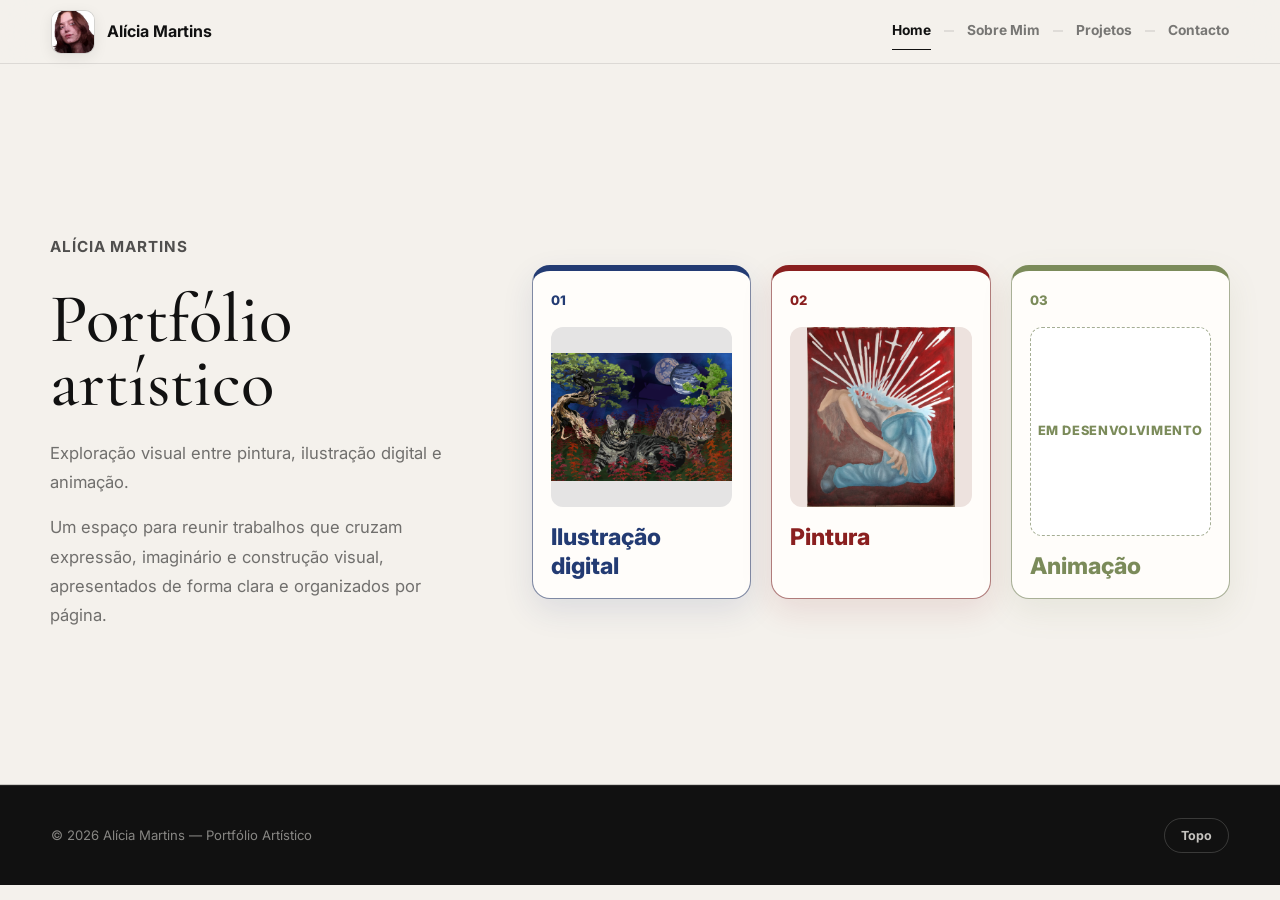
<file: index.html>
<!DOCTYPE html>
<html lang="pt-PT">
<head>
  <meta charset="UTF-8" />
  <meta name="viewport" content="width=device-width, initial-scale=1.0" />
  <title>Alícia Martins — Portfólio Artístico</title>
  <meta name="description" content="Portfólio artístico de Alícia Martins — exploração visual entre pintura, ilustração digital e animação." />
  <link rel="preconnect" href="https://fonts.googleapis.com" />
  <link rel="preconnect" href="https://fonts.gstatic.com" crossorigin />
  <link href="https://fonts.googleapis.com/css2?family=Inter:wght@300;400;500;600;700;800&family=Cormorant+Garamond:ital,wght@0,300;0,400;0,500;0,600;1,400;1,500&display=swap" rel="stylesheet" />
  <link rel="stylesheet" href="css/style.css" />
</head>
<body data-page="home">
  <header class="site-header" id="topo">
    <a class="brand" href="index.html" aria-label="Voltar ao início">
      <span class="brand-mark"><img src="assets/img/autorretrato-fundo-claro.png" alt="" /></span>
      <span class="brand-text">Alícia Martins</span>
    </a>
    <button class="nav-toggle" id="navToggle" type="button" aria-label="Abrir menu" aria-expanded="false">
      <span></span>
      <span></span>
    </button>
    <nav class="main-nav" id="mainNav" aria-label="Navegação principal">
      <a href="index.html" data-nav="home">Home</a>
      <a href="sobre.html" data-nav="sobre">Sobre Mim</a>
      <a href="projetos.html" data-nav="projetos">Projetos</a>
      <a href="contacto.html" data-nav="contacto">Contacto</a>
    </nav>
  </header>

  <main>
    <section class="hero" id="home">
      <div class="section-shell hero-shell">
        <div class="hero-copy">
          <p class="section-kicker">Alícia Martins</p>
          <h1>Portfólio artístico</h1>
          <p>Exploração visual entre pintura, ilustração digital e animação.</p>
          <p>Um espaço para reunir trabalhos que cruzam expressão, imaginário e construção visual, apresentados de forma clara e organizados por página.</p>
        </div>

        <div class="hero-projects" role="group" aria-label="Projetos em destaque">
          <a class="hero-card hero-card--digital is-landscape fit-contain" href="projetos.html?categoria=digital#detalhados">
            <img src="assets/img/mundos-fantasticos.png" alt="Mundos fantásticos — ilustração digital" />
            <span>01</span>
            <strong>Ilustração digital</strong>
          </a>
          <a class="hero-card hero-card--pintura is-portrait fit-contain" href="projetos.html?categoria=pintura#detalhados">
            <img src="assets/img/overflow.jpg" alt="Overflow — pintura a óleo" />
            <span>02</span>
            <strong>Pintura</strong>
          </a>
          <a class="hero-card hero-card--lower hero-card--animacao is-portrait is-future" href="projetos.html#processo">
            <span class="future-placeholder" aria-hidden="true">Em desenvolvimento</span>
            <span>03</span>
            <strong>Animação</strong>
          </a>
        </div>
      </div>
    </section>
  </main>

  <footer class="site-footer">
    <p>© <span id="year"></span> Alícia Martins — Portfólio Artístico</p>
    <a href="#topo">Topo</a>
  </footer>

  <script src="js/main.js"></script>
</body>
</html>
</file>
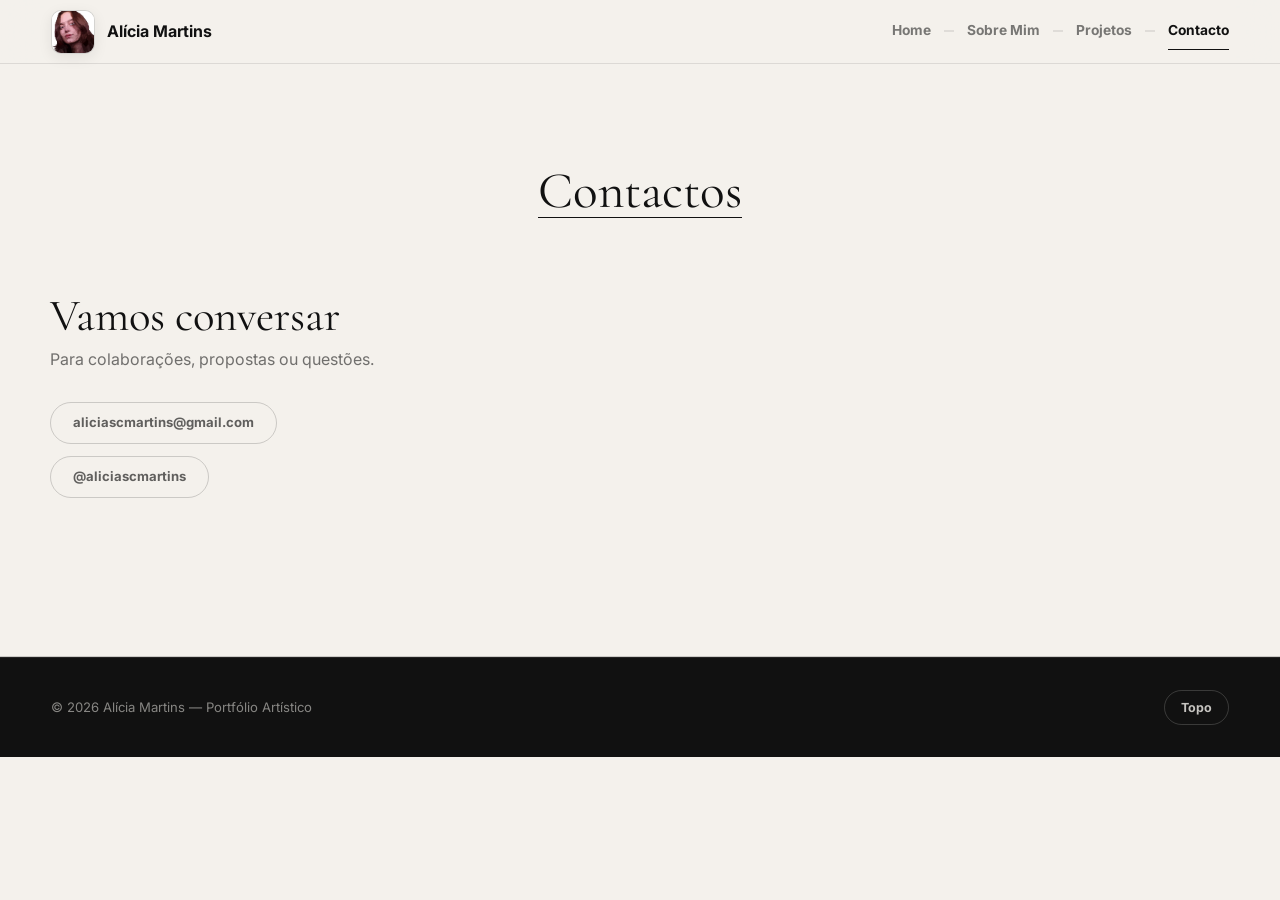
<file: contacto.html>
<!DOCTYPE html>
<html lang="pt-PT">
<head>
  <meta charset="UTF-8" />
  <meta name="viewport" content="width=device-width, initial-scale=1.0" />
  <title>Contacto — Alícia Martins</title>
  <meta name="description" content="Contactos de Alícia Martins para colaborações, propostas ou questões sobre o portfólio artístico." />
  <link rel="preconnect" href="https://fonts.googleapis.com" />
  <link rel="preconnect" href="https://fonts.gstatic.com" crossorigin />
  <link href="https://fonts.googleapis.com/css2?family=Inter:wght@300;400;500;600;700;800&family=Cormorant+Garamond:ital,wght@0,300;0,400;0,500;0,600;1,400;1,500&display=swap" rel="stylesheet" />
  <link rel="stylesheet" href="css/style.css" />
</head>
<body data-page="contacto">
  <header class="site-header" id="topo">
    <a class="brand" href="index.html" aria-label="Voltar ao início">
      <span class="brand-mark"><img src="assets/img/autorretrato-fundo-claro.png" alt="" /></span>
      <span class="brand-text">Alícia Martins</span>
    </a>
    <button class="nav-toggle" id="navToggle" type="button" aria-label="Abrir menu" aria-expanded="false">
      <span></span>
      <span></span>
    </button>
    <nav class="main-nav" id="mainNav" aria-label="Navegação principal">
      <a href="index.html" data-nav="home">Home</a>
      <a href="sobre.html" data-nav="sobre">Sobre Mim</a>
      <a href="projetos.html" data-nav="projetos">Projetos</a>
      <a href="contacto.html" data-nav="contacto">Contacto</a>
    </nav>
  </header>

  <main class="page-main">
    <section class="contact" id="contacto">
      <div class="section-shell">
        <h1 class="contact-heading">Contactos</h1>
        <div class="contact-grid">
          <div class="contact-copy">
            <p class="contact-lead">Vamos conversar</p>
            <p>Para colaborações, propostas ou questões.</p>
            <div class="contact-links" role="group" aria-label="Links de contacto">
              <a href="mailto:aliciascmartins@gmail.com">aliciascmartins@gmail.com</a>
              <a href="https://www.instagram.com/aliciascmartins/" target="_blank" rel="noopener">@aliciascmartins</a>
            </div>
          </div>
          <div class="contact-empty" aria-hidden="true"></div>
        </div>
      </div>
    </section>
  </main>

  <footer class="site-footer">
    <p>© <span id="year"></span> Alícia Martins — Portfólio Artístico</p>
    <a href="#topo">Topo</a>
  </footer>

  <script src="js/main.js"></script>
</body>
</html>
</file>
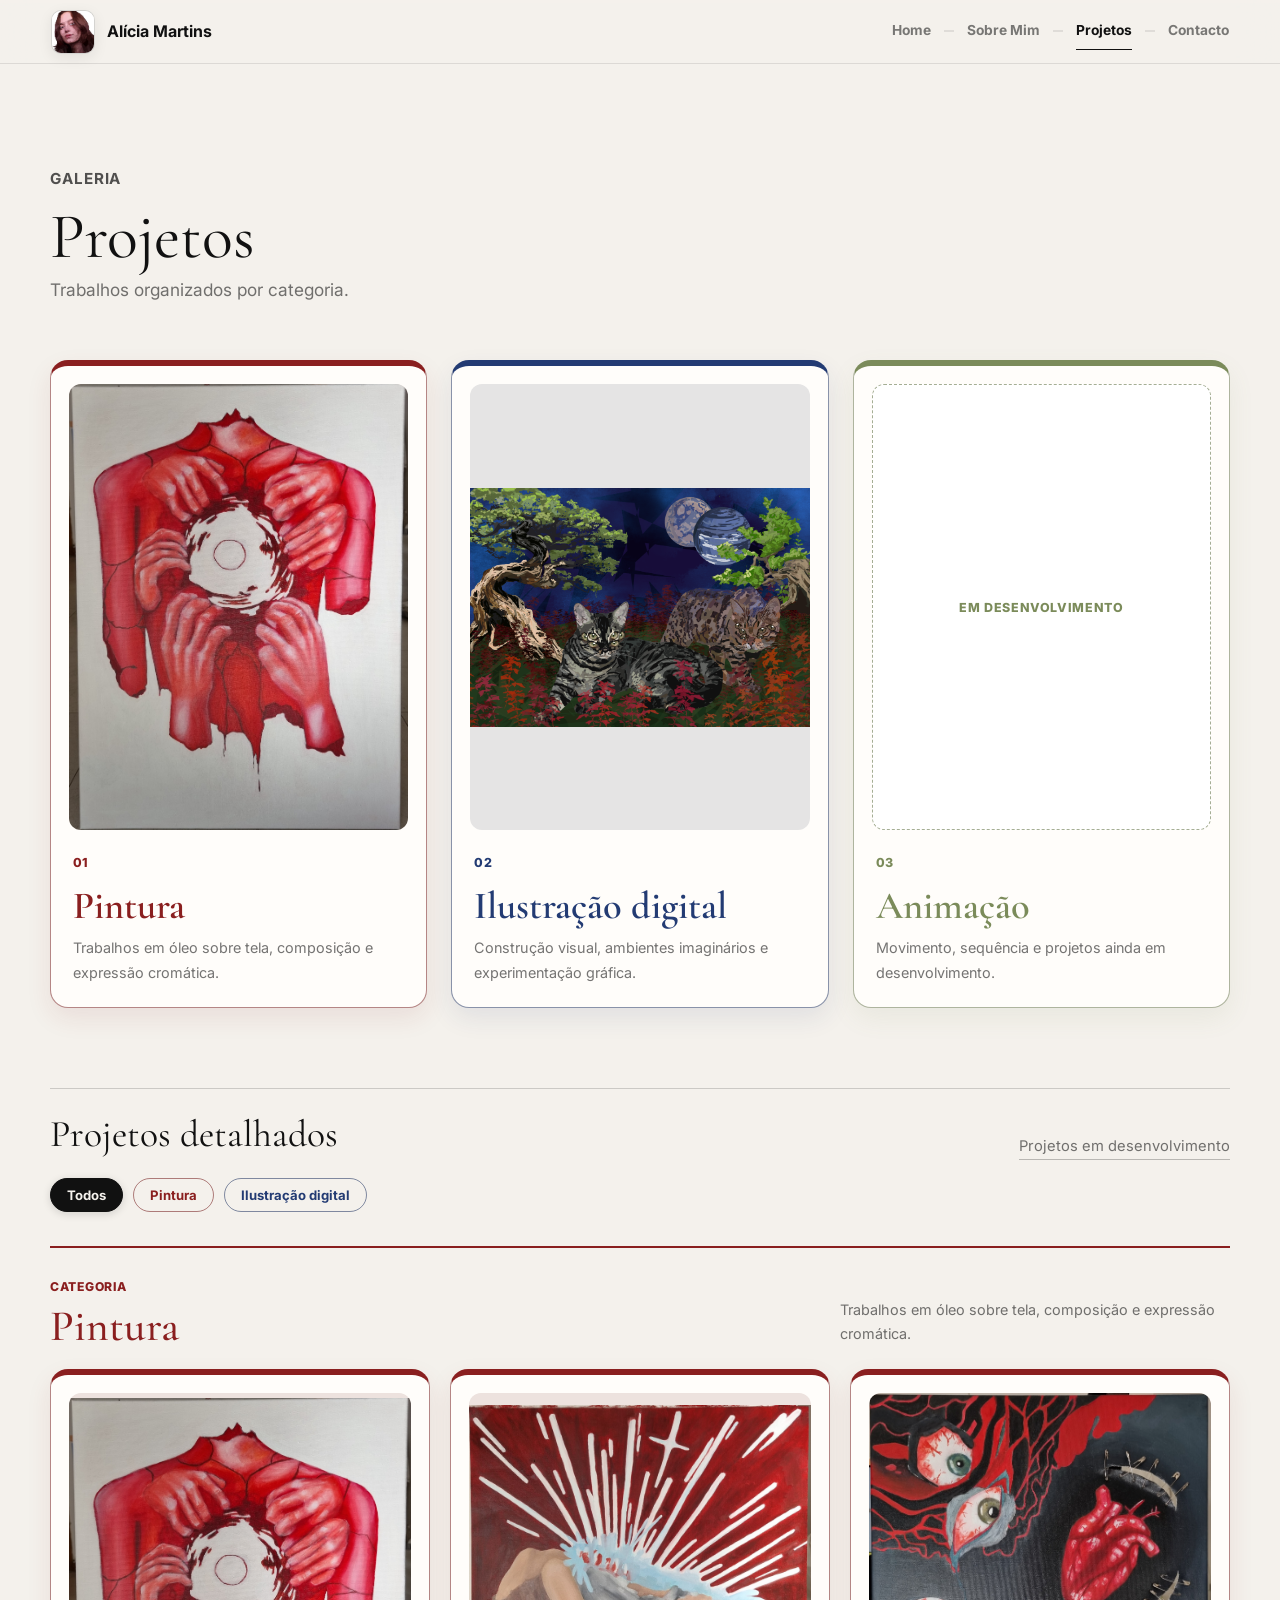
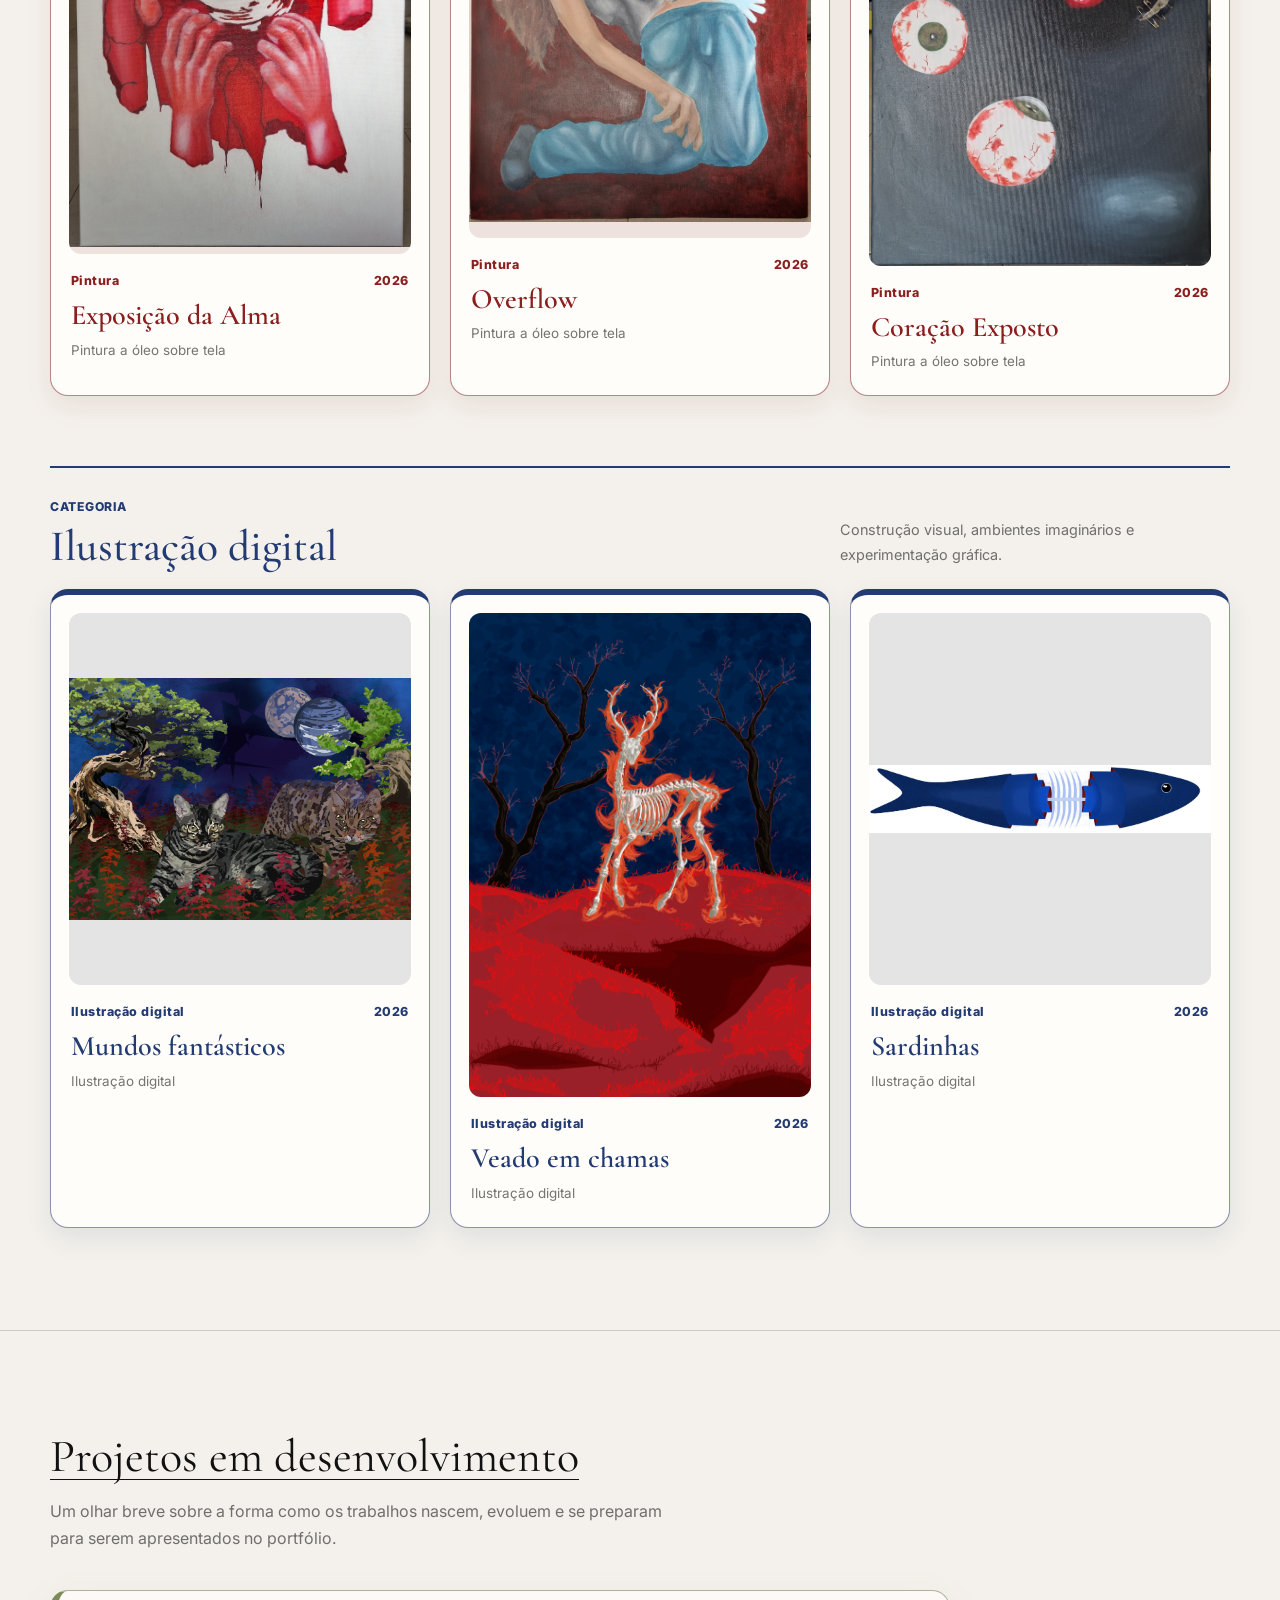
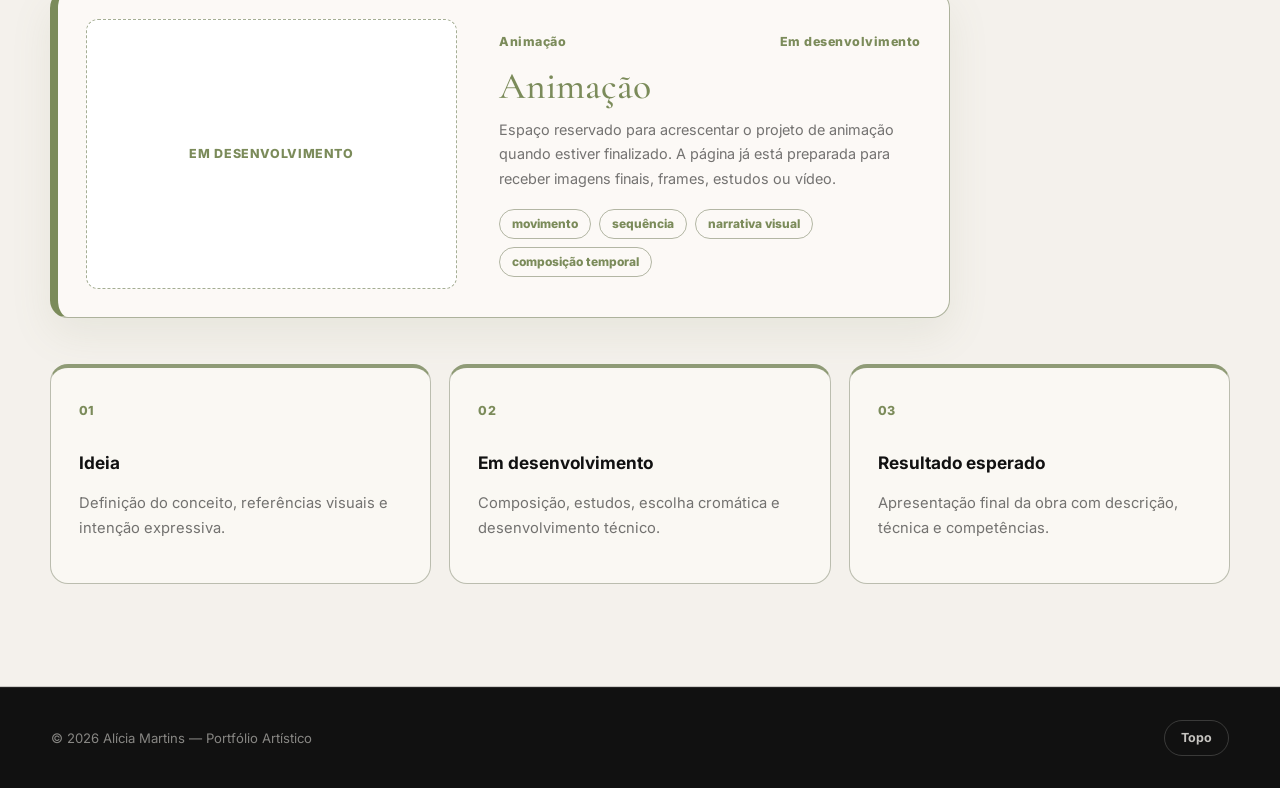
<file: projetos.html>
<!DOCTYPE html>
<html lang="pt-PT">
<head>
  <meta charset="UTF-8" />
  <meta name="viewport" content="width=device-width, initial-scale=1.0" />
  <title>Projetos — Alícia Martins</title>
  <meta name="description" content="Projetos de Alícia Martins organizados por pintura, ilustração digital e animação." />
  <link rel="preconnect" href="https://fonts.googleapis.com" />
  <link rel="preconnect" href="https://fonts.gstatic.com" crossorigin />
  <link href="https://fonts.googleapis.com/css2?family=Inter:wght@300;400;500;600;700;800&family=Cormorant+Garamond:ital,wght@0,300;0,400;0,500;0,600;1,400;1,500&display=swap" rel="stylesheet" />
  <link rel="stylesheet" href="css/style.css" />
</head>
<body data-page="projetos">
  <header class="site-header" id="topo">
    <a class="brand" href="index.html" aria-label="Voltar ao início">
      <span class="brand-mark"><img src="assets/img/autorretrato-fundo-claro.png" alt="" /></span>
      <span class="brand-text">Alícia Martins</span>
    </a>
    <button class="nav-toggle" id="navToggle" type="button" aria-label="Abrir menu" aria-expanded="false">
      <span></span>
      <span></span>
    </button>
    <nav class="main-nav" id="mainNav" aria-label="Navegação principal">
      <a href="index.html" data-nav="home">Home</a>
      <a href="sobre.html" data-nav="sobre">Sobre Mim</a>
      <a href="projetos.html" data-nav="projetos">Projetos</a>
      <a href="contacto.html" data-nav="contacto">Contacto</a>
    </nav>
  </header>

  <div class="scroll-progress" aria-hidden="true">
    <span id="scrollProgressBar"></span>
  </div>
  <a class="floating-top" id="floatingTop" href="#topo" aria-label="Voltar ao topo da página">Topo</a>

  <main class="page-main">
    <section class="projects" id="projetos">
      <div class="section-shell">
        <div class="projects-intro">
          <p class="section-kicker">Galeria</p>
          <h1>Projetos</h1>
          <p class="projects-sub">Trabalhos organizados por categoria.</p>
        </div>

        <div class="category-gallery" id="categoryGallery"></div>

        <section class="project-details" id="detalhados" aria-labelledby="project-details-title">
          <header class="project-detail-head">
            <h2 id="project-details-title">Projetos detalhados</h2>
            <a href="#processo">Projetos em desenvolvimento</a>
          </header>

          <div class="filter-bar filter-bar--details" role="group" aria-label="Filtrar projetos detalhados">
            <button class="filter active" type="button" data-filter="all">Todos</button>
            <button class="filter" type="button" data-filter="pintura">Pintura</button>
            <button class="filter" type="button" data-filter="digital">Ilustração digital</button>
          </div>

          <div class="gallery" id="gallery"></div>
        </section>
      </div>
    </section>

    <section class="process" id="processo">
      <div class="section-shell">
        <h2 class="underlined-title">Projetos em desenvolvimento</h2>
        <p class="section-lead">Um olhar breve sobre a forma como os trabalhos nascem, evoluem e se preparam para serem apresentados no portfólio.</p>

        <div class="development-projects" id="futureProjects" aria-label="Projetos em desenvolvimento"></div>

        <div class="process-steps">
          <article class="process-card">
            <span>01</span>
            <h3>Ideia</h3>
            <p>Definição do conceito, referências visuais e intenção expressiva.</p>
          </article>
          <article class="process-card">
            <span>02</span>
            <h3>Em desenvolvimento</h3>
            <p>Composição, estudos, escolha cromática e desenvolvimento técnico.</p>
          </article>
          <article class="process-card">
            <span>03</span>
            <h3>Resultado esperado</h3>
            <p>Apresentação final da obra com descrição, técnica e competências.</p>
          </article>
        </div>
      </div>
    </section>
  </main>

  <footer class="site-footer">
    <p>© <span id="year"></span> Alícia Martins — Portfólio Artístico</p>
    <a href="#topo">Topo</a>
  </footer>

  <div class="modal" id="projectModal" hidden inert aria-hidden="true" role="dialog" aria-modal="true" aria-labelledby="projectModalTitle">
    <div class="modal-backdrop" data-close-modal></div>
    <article class="modal-panel" role="document">
      <button class="modal-close" type="button" data-close-modal aria-label="Fechar projeto">
        ×
      </button>
      <div class="modal-body" id="modalContent"></div>
    </article>
  </div>

  <script src="js/main.js"></script>
</body>
</html>
</file>
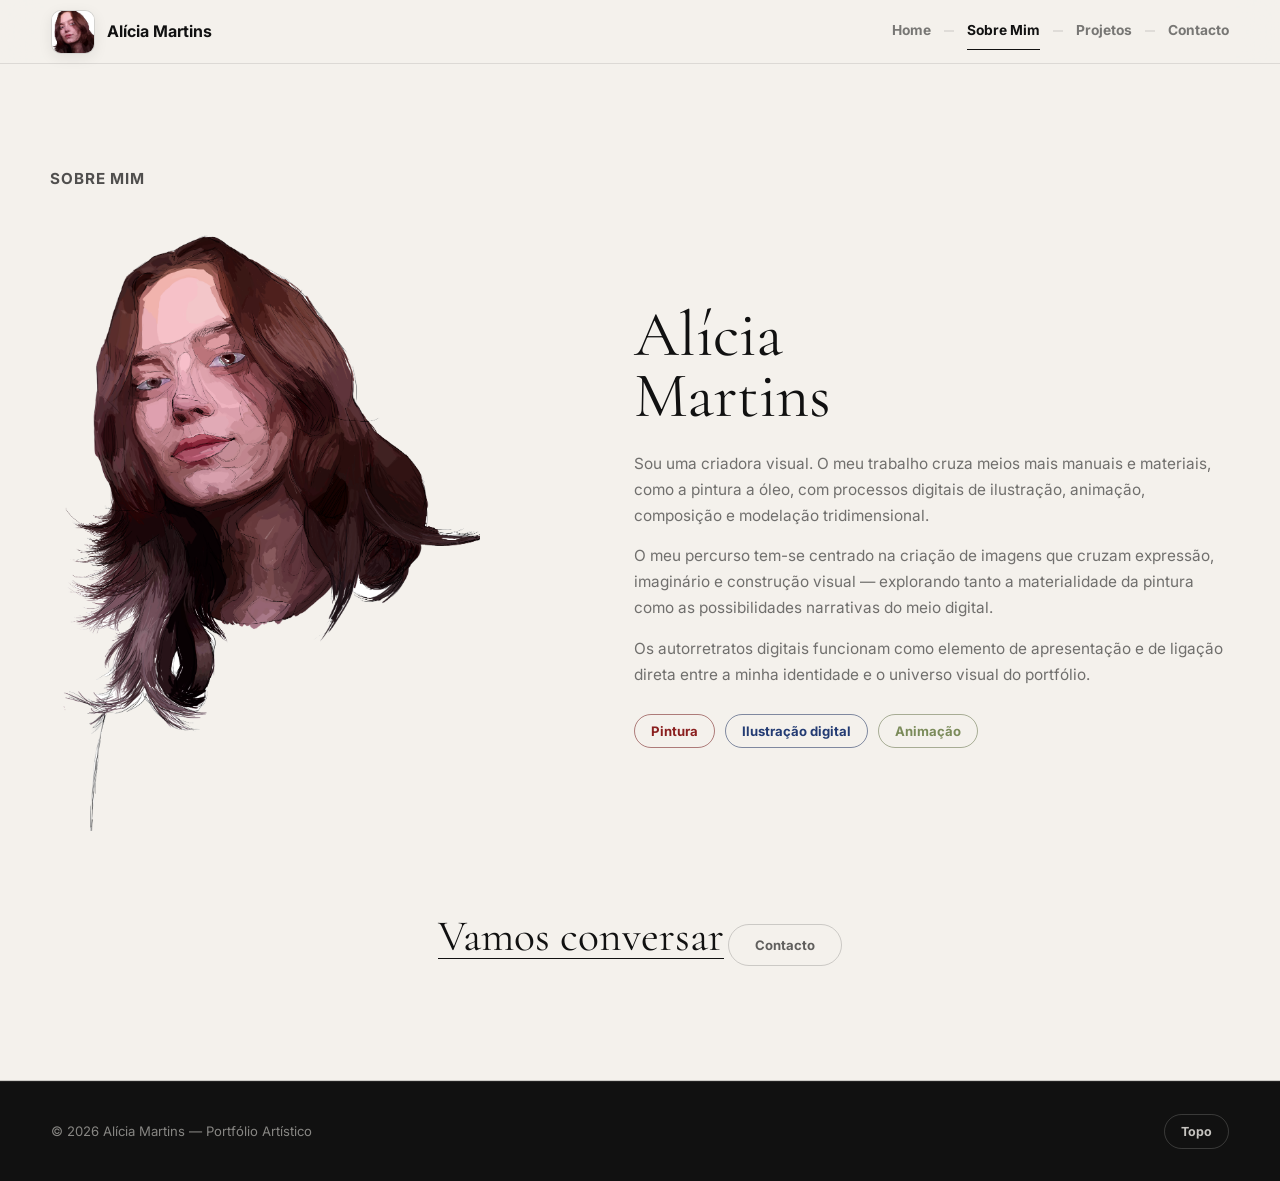
<file: sobre.html>
<!DOCTYPE html>
<html lang="pt-PT">
<head>
  <meta charset="UTF-8" />
  <meta name="viewport" content="width=device-width, initial-scale=1.0" />
  <title>Sobre Mim — Alícia Martins</title>
  <meta name="description" content="Sobre Alícia Martins, criadora visual que cruza pintura a óleo, ilustração digital, animação e composição." />
  <link rel="preconnect" href="https://fonts.googleapis.com" />
  <link rel="preconnect" href="https://fonts.gstatic.com" crossorigin />
  <link href="https://fonts.googleapis.com/css2?family=Inter:wght@300;400;500;600;700;800&family=Cormorant+Garamond:ital,wght@0,300;0,400;0,500;0,600;1,400;1,500&display=swap" rel="stylesheet" />
  <link rel="stylesheet" href="css/style.css" />
</head>
<body data-page="sobre">
  <header class="site-header" id="topo">
    <a class="brand" href="index.html" aria-label="Voltar ao início">
      <span class="brand-mark"><img src="assets/img/autorretrato-fundo-claro.png" alt="" /></span>
      <span class="brand-text">Alícia Martins</span>
    </a>
    <button class="nav-toggle" id="navToggle" type="button" aria-label="Abrir menu" aria-expanded="false">
      <span></span>
      <span></span>
    </button>
    <nav class="main-nav" id="mainNav" aria-label="Navegação principal">
      <a href="index.html" data-nav="home">Home</a>
      <a href="sobre.html" data-nav="sobre">Sobre Mim</a>
      <a href="projetos.html" data-nav="projetos">Projetos</a>
      <a href="contacto.html" data-nav="contacto">Contacto</a>
    </nav>
  </header>

  <main class="page-main">
    <section class="about" id="sobre">
      <div class="section-shell">
        <p class="section-kicker">Sobre Mim</p>
        <div class="about-grid">
          <div class="portrait-frame">
            <img src="assets/img/autorretrato-sem-fundo.png" alt="Autorretrato digital de Alícia Martins" />
          </div>

          <div class="about-copy">
            <h1 aria-label="Alícia Martins">Alícia<br />Martins</h1>
            <p>Sou uma criadora visual. O meu trabalho cruza meios mais manuais e materiais, como a pintura a óleo, com processos digitais de ilustração, animação, composição e modelação tridimensional.</p>
            <p>O meu percurso tem-se centrado na criação de imagens que cruzam expressão, imaginário e construção visual — explorando tanto a materialidade da pintura como as possibilidades narrativas do meio digital.</p>
            <p>Os autorretratos digitais funcionam como elemento de apresentação e de ligação direta entre a minha identidade e o universo visual do portfólio.</p>
            <div class="chip-row">
              <span>Pintura</span>
              <span>Ilustração digital</span>
              <span>Animação</span>
            </div>
          </div>
        </div>

        <div class="about-cta">
          <p>Vamos conversar</p>
          <a class="pill-link" href="contacto.html">Contacto</a>
        </div>
      </div>
    </section>
  </main>

  <footer class="site-footer">
    <p>© <span id="year"></span> Alícia Martins — Portfólio Artístico</p>
    <a href="#topo">Topo</a>
  </footer>

  <script src="js/main.js"></script>
</body>
</html>
</file>
<file: css/style.css>
:root {
  --ink: #111;
  --muted: rgba(17, 17, 17, .58);
  --faint: rgba(17, 17, 17, .1);
  --line: rgba(17, 17, 17, .18);
  --paper: #f4f1ec;
  --white: #fffdfa;
  --paint: #8A1F1F;
  --digital: #233B73;
  --animation: #7B8B5A;
  --shadow-soft: 0 18px 48px rgba(17, 17, 17, .1);
  --max: 1180px;
  --radius: 18px;
  --font: "Inter", -apple-system, BlinkMacSystemFont, "Segoe UI", sans-serif;
  --serif: "Cormorant Garamond", Georgia, serif;
  --ease: cubic-bezier(.25, .46, .45, .94);
  --ease-out: cubic-bezier(.16, 1, .3, 1);
  --transition: .3s var(--ease);
}

*,
*::before,
*::after {
  box-sizing: border-box;
  margin: 0;
  padding: 0;
}

html {
  scroll-behavior: smooth;
  scroll-padding-top: 96px;
}

body {
  min-width: 320px;
  overflow-x: hidden;
  background: var(--paper);
  color: var(--ink);
  font-family: var(--font);
  font-size: 16px;
  line-height: 1.7;
  -webkit-font-smoothing: antialiased;
}

a {
  color: inherit;
  text-decoration: none;
  transition: color var(--transition), border-color var(--transition);
}

img {
  display: block;
  max-width: 100%;
}

button {
  color: inherit;
  font: inherit;
}

::selection {
  background: rgba(17, 17, 17, .12);
}

.site-header {
  position: fixed;
  z-index: 20;
  top: 0;
  left: 0;
  right: 0;
  display: flex;
  align-items: center;
  justify-content: space-between;
  height: 64px;
  padding: 0 clamp(20px, 4vw, 52px);
  background: rgba(244, 241, 236, .92);
  border-bottom: 1px solid var(--faint);
  backdrop-filter: blur(18px);
  transition: box-shadow .4s var(--ease), background .4s var(--ease);
}

.site-header.scrolled {
  box-shadow: 0 1px 12px rgba(17, 17, 17, .06);
  background: rgba(244, 241, 236, .96);
}

.brand {
  display: flex;
  align-items: center;
  gap: 12px;
  font-weight: 700;
  transition: opacity var(--transition);
}

.brand:hover {
  opacity: .72;
}

.brand-mark {
  width: 44px;
  height: 44px;
  overflow: hidden;
  border: 1px solid rgba(17, 17, 17, .18);
  border-radius: 10px;
  background: var(--white);
  box-shadow: 0 4px 14px rgba(17, 17, 17, .08);
  transition: transform var(--transition), box-shadow var(--transition);
}

.brand-mark img {
  width: 100%;
  height: 100%;
  object-fit: cover;
  object-position: 50% 34%;
  transform: scale(1.55);
  transform-origin: 50% 34%;
}

.brand:hover .brand-mark {
  transform: scale(1.06);
  box-shadow: 0 6px 18px rgba(17, 17, 17, .12);
}

.main-nav {
  display: flex;
  align-items: center;
  gap: clamp(22px, 3vw, 36px);
  color: rgba(17, 17, 17, .55);
  font-size: .86rem;
  font-weight: 700;
}

/* Decorative dashes between nav links (wireframe match) */
.main-nav a {
  position: relative;
  padding: 6px 0;
  border-bottom: 1.5px solid transparent;
  transition: color var(--transition), border-color var(--transition);
}

.main-nav a:not(:last-child)::after {
  content: '';
  position: absolute;
  right: calc(-0.5 * clamp(22px, 3vw, 36px) - .35em);
  top: 50%;
  width: 10px;
  height: 1px;
  transform: translateY(-50%);
  background: var(--line);
  pointer-events: none;
}

.main-nav a:hover,
.main-nav a.active {
  color: var(--ink);
  border-bottom-color: var(--ink);
}

.nav-toggle {
  display: none;
  width: 38px;
  height: 38px;
  border: 0;
  background: transparent;
}

.nav-toggle span {
  display: block;
  width: 22px;
  height: 1.5px;
  margin: 6px auto;
  background: var(--ink);
}

.section-shell {
  width: min(100% - 40px, var(--max));
  margin: 0 auto;
}

.hero,
.process,
.about,
.projects,
.contact {
  border-bottom: 1px solid var(--line);
  position: relative;
  overflow: hidden;
}

.hero,
.projects {
  isolation: isolate;
}

.hero {
  padding-top: 64px;
}

.hero::before,
.projects::before {
  display: none;
}

.page-main {
  padding-top: 64px;
}

.hero-shell {
  display: grid;
  grid-template-columns: .72fr 1.28fr;
  gap: clamp(42px, 7vw, 96px);
  align-items: center;
  min-height: min(720px, calc(100vh - 64px));
  padding: clamp(68px, 9vw, 112px) 0 clamp(62px, 8vw, 96px);
}

.section-kicker {
  margin-bottom: 28px;
  color: rgba(17, 17, 17, .72);
  font-size: .95rem;
  font-weight: 700;
  letter-spacing: .06em;
  text-transform: uppercase;
}

.hero-copy h1 {
  max-width: 560px;
  margin-bottom: 24px;
  font-family: var(--serif);
  font-size: clamp(2.55rem, 5.4vw, 5.25rem);
  font-weight: 500;
  line-height: .92;
  letter-spacing: 0;
}

.hero-copy p:not(.section-kicker) {
  max-width: 520px;
  color: var(--muted);
  font-size: clamp(1rem, 1.3vw, 1.1rem);
  line-height: 1.75;
}

.hero-copy p + p {
  margin-top: 16px;
}

.hero-projects {
  display: grid;
  grid-template-columns: repeat(3, minmax(0, 1fr));
  gap: 20px;
  width: 100%;
  max-width: 720px;
  margin-left: auto;
}

.hero-card {
  position: relative;
  display: flex;
  flex-direction: column;
  gap: 16px;
  min-height: 300px;
  overflow: hidden;
  border: 1.5px solid color-mix(in srgb, var(--accent, var(--ink)) 48%, var(--line));
  border-top: 6px solid var(--accent, var(--ink));
  border-radius: var(--radius);
  background: var(--white);
  padding: 18px;
  box-shadow: 0 12px 32px color-mix(in srgb, var(--accent, var(--ink)) 11%, transparent);
  transition: transform .35s var(--ease-out), box-shadow .35s var(--ease-out), border-color var(--transition);
}

.hero-card--digital,
.hero-card--pintura,
.hero-card--animacao {
  --preview-position: center;
}

.hero-card--digital {
  --accent: var(--digital);
  min-height: 300px;
}

.hero-card--pintura {
  --accent: var(--paint);
}

.hero-card--animacao {
  --accent: var(--animation);
}

.hero-card:hover {
  transform: translateY(-4px);
  box-shadow: 0 18px 42px color-mix(in srgb, var(--accent, var(--ink)) 18%, transparent);
  border-color: color-mix(in srgb, var(--accent, var(--ink)) 64%, var(--line));
}

.hero-card--lower {
  grid-column: auto;
  transform: none;
}

.hero-card--lower:hover {
  transform: translateY(-4px);
}

.hero-card::after {
  display: none;
}

.hero-card img {
  order: 2;
  position: static;
  width: 100%;
  height: 180px;
  min-height: 0;
  object-fit: contain;
  object-position: var(--preview-position, center);
  opacity: 1;
  filter: none;
  border-radius: 12px;
  background: color-mix(in srgb, var(--accent, var(--ink)) 7%, var(--paper));
  transition: opacity .5s var(--ease), transform .5s var(--ease);
}

.hero-card.fit-contain img {
  object-fit: contain;
  padding: 0;
  background: color-mix(in srgb, var(--accent, var(--ink)) 7%, var(--paper));
}

.hero-card:hover img {
  opacity: 1;
  transform: scale(1.02);
}

.hero-card span,
.hero-card strong {
  position: static;
  z-index: auto;
}

.hero-card span {
  order: 1;
  color: var(--accent, var(--ink));
  font-size: .82rem;
  font-weight: 800;
}

.hero-card strong {
  order: 3;
  color: var(--accent, var(--ink));
  font-size: clamp(1.15rem, 1.8vw, 1.55rem);
  font-weight: 800;
  line-height: 1.25;
  text-shadow: none;
}

.hero-card.is-future {
  background: var(--white);
}

.hero-card .future-placeholder {
  order: 2;
  display: grid;
  min-height: 180px;
  place-items: center;
  border: 1.5px dashed color-mix(in srgb, var(--accent, var(--ink)) 52%, rgba(17, 17, 17, .18));
  border-radius: 12px;
  background: #fff;
  color: var(--accent, rgba(17, 17, 17, .48));
  font-size: .8rem;
  font-weight: 800;
  letter-spacing: .05em;
  text-transform: uppercase;
}

.process,
.about,
.projects,
.contact {
  padding: clamp(70px, 8vw, 104px) 0;
}

.underlined-title {
  display: inline-block;
  margin-bottom: 18px;
  border-bottom: 1px solid var(--ink);
  font-family: var(--serif);
  font-size: clamp(1.9rem, 3.6vw, 3rem);
  font-weight: 400;
  line-height: .98;
}

.section-lead {
  max-width: 640px;
  margin-bottom: 38px;
  color: var(--muted);
}

.process {
  --accent: var(--animation);
}

.process-steps {
  display: grid;
  grid-template-columns: repeat(3, 1fr);
  gap: 18px;
  margin-top: 30px;
}

.development-projects {
  display: grid;
  width: min(100%, 900px);
  grid-template-columns: 1fr;
  gap: 20px;
  margin-bottom: clamp(28px, 4vw, 46px);
}

.development-project-card {
  position: relative;
  display: grid;
  grid-template-columns: minmax(280px, .88fr) 1fr;
  gap: clamp(24px, 4vw, 42px);
  overflow: hidden;
  border: 1.5px solid color-mix(in srgb, var(--accent, var(--ink)) 42%, var(--line));
  border-left: 8px solid var(--accent, var(--ink));
  border-radius: var(--radius);
  background: rgba(255, 253, 250, .72);
  padding: clamp(18px, 2.4vw, 28px);
  color: var(--ink);
  box-shadow: 0 16px 42px color-mix(in srgb, var(--accent, var(--ink)) 11%, transparent);
  transition: transform .35s var(--ease-out), box-shadow .35s var(--ease-out), border-color var(--transition);
}

.development-project-card:hover {
  transform: translateY(-4px);
  border-color: color-mix(in srgb, var(--accent, var(--ink)) 58%, var(--line));
  box-shadow: 0 18px 42px color-mix(in srgb, var(--accent, var(--ink)) 16%, transparent);
}

.development-project-preview {
  display: grid;
  min-height: 270px;
  place-items: center;
  border: 1.5px dashed color-mix(in srgb, var(--accent, var(--ink)) 52%, rgba(17, 17, 17, .18));
  border-radius: 12px;
  background: #fff;
}

.development-project-info {
  display: flex;
  min-width: 0;
  flex-direction: column;
  justify-content: center;
}

.development-project-meta {
  display: flex;
  flex-wrap: wrap;
  justify-content: space-between;
  gap: 10px;
  margin-bottom: 16px;
  color: var(--accent, var(--ink));
  font-size: .78rem;
  font-weight: 800;
  letter-spacing: .04em;
}

.development-project-card h3 {
  color: var(--accent, var(--ink));
  font-family: var(--serif);
  font-size: clamp(1.7rem, 3vw, 2.35rem);
  font-weight: 500;
  line-height: 1;
}

.development-project-card p {
  margin-top: 12px;
  color: var(--muted);
  font-size: .9rem;
}

.development-tags {
  display: flex;
  flex-wrap: wrap;
  gap: 8px;
  margin-top: 18px;
}

.development-tags span {
  display: inline-flex;
  min-height: 30px;
  align-items: center;
  justify-content: center;
  padding: 0 12px;
  border: 1px solid color-mix(in srgb, var(--accent, var(--ink)) 36%, var(--line));
  border-radius: 999px;
  color: var(--accent, var(--ink));
  font-size: .75rem;
  font-weight: 800;
}

.process-card {
  position: relative;
  min-height: 220px;
  padding: 28px;
  border: 1.5px solid color-mix(in srgb, var(--accent, var(--ink)) 24%, var(--line));
  border-top: 4px solid color-mix(in srgb, var(--accent, var(--ink)) 76%, var(--line));
  border-radius: var(--radius);
  background: rgba(255, 253, 250, .55);
  overflow: hidden;
  transition: transform .35s var(--ease-out), box-shadow .35s var(--ease-out), border-color var(--transition);
}

/* Decorative gradient accent for process cards */
.process-card::after {
  display: none;
}

.process-card:hover {
  transform: translateY(-3px);
  box-shadow: 0 10px 28px color-mix(in srgb, var(--accent, var(--ink)) 12%, transparent);
  border-color: color-mix(in srgb, var(--accent, var(--ink)) 42%, var(--line));
}

.process-card:hover::after {
  opacity: 1.6;
}

.process-card span,
.category-body span,
.card-meta {
  font-size: .78rem;
  font-weight: 800;
  letter-spacing: .04em;
}

.process-card span {
  color: var(--accent, var(--ink));
}

.process-card h3 {
  margin: 28px 0 16px;
  font-size: 1.08rem;
  line-height: 1.35;
}

.process-card p {
  color: var(--muted);
  font-size: .92rem;
}

.about .section-kicker {
  margin-bottom: 30px;
}

.about-grid {
  display: grid;
  grid-template-columns: .9fr 1.1fr;
  gap: clamp(40px, 8vw, 96px);
  align-items: center;
}

.portrait-frame {
  width: min(100%, 430px);
  border: 0;
  border-radius: 0;
  background: transparent;
  padding: 0;
}

.portrait-frame img {
  width: 100%;
  height: auto;
}

.about-copy h1,
.about-copy h2 {
  margin-bottom: 24px;
  font-family: var(--serif);
  font-size: clamp(2.5rem, 5vw, 4.4rem);
  font-weight: 400;
  line-height: .95;
}

.about-copy p {
  max-width: 690px;
  color: var(--muted);
  font-size: .96rem;
}

.about-copy p + p {
  margin-top: 14px;
}

.chip-row {
  display: flex;
  flex-wrap: wrap;
  gap: 10px;
  margin-top: 26px;
}

.chip-row span,
.filter,
.pill-link,
.contact-links a {
  display: inline-flex;
  align-items: center;
  justify-content: center;
  min-height: 34px;
  padding: 0 16px;
  border: 1.5px solid var(--line);
  border-radius: 999px;
  background: transparent;
  color: rgba(17, 17, 17, .65);
  font-size: .82rem;
  font-weight: 700;
  transition: all var(--transition);
}

.chip-row span:nth-child(1) {
  color: var(--paint);
  border-color: color-mix(in srgb, var(--paint) 45%, var(--line));
}

.chip-row span:nth-child(2) {
  color: var(--digital);
  border-color: color-mix(in srgb, var(--digital) 45%, var(--line));
}

.chip-row span:nth-child(3) {
  color: var(--animation);
  border-color: color-mix(in srgb, var(--animation) 45%, var(--line));
}

.about-cta {
  margin-top: clamp(54px, 7vw, 84px);
  text-align: center;
}

.about-cta p {
  display: inline-block;
  margin-bottom: 18px;
  border-bottom: 1px solid var(--ink);
  font-family: var(--serif);
  font-size: clamp(1.8rem, 3.4vw, 3rem);
  line-height: 1;
}

.pill-link {
  min-height: 42px;
  padding: 0 26px;
}

.pill-link:hover {
  background: var(--ink);
  color: var(--paper);
  border-color: var(--ink);
  transform: translateY(-1px);
}

.projects h1,
.projects h2 {
  margin-bottom: 8px;
  font-family: var(--serif);
  font-size: clamp(2.45rem, 5vw, 4.4rem);
  font-weight: 400;
  line-height: .92;
}

.projects-intro {
  max-width: 680px;
  margin-bottom: clamp(34px, 5vw, 56px);
}

.projects-intro .section-kicker {
  margin-bottom: 16px;
}

.projects-sub {
  max-width: 520px;
  color: var(--muted);
  font-size: clamp(1rem, 1.35vw, 1.12rem);
}

.filter-bar {
  display: flex;
  flex-wrap: wrap;
  gap: 10px;
  margin: 22px 0 34px;
}

.filter-bar--details {
  margin: 0 0 34px;
}

.project-details {
  scroll-margin-top: 96px;
}

.filter {
  cursor: pointer;
  transition: all var(--transition);
}

.filter:hover {
  border-color: rgba(17, 17, 17, .38);
  background: rgba(17, 17, 17, .04);
}

.filter.active {
  background: var(--ink);
  color: var(--paper);
  border-color: var(--ink);
  box-shadow: 0 2px 8px rgba(17, 17, 17, .14);
}

.filter[data-filter="pintura"] {
  --filter-accent: var(--paint);
}

.filter[data-filter="digital"] {
  --filter-accent: var(--digital);
}

.filter[data-filter="animacao"] {
  --filter-accent: var(--animation);
}

.filter[data-filter]:not([data-filter="all"]) {
  color: var(--filter-accent);
  border-color: color-mix(in srgb, var(--filter-accent) 45%, var(--line));
}

.filter.active[data-filter]:not([data-filter="all"]) {
  background: var(--filter-accent);
  color: var(--paper);
  border-color: var(--filter-accent);
  box-shadow: 0 8px 20px color-mix(in srgb, var(--filter-accent) 24%, transparent);
}

.category-gallery {
  display: grid;
  grid-template-columns: repeat(3, 1fr);
  gap: 24px;
  margin-bottom: clamp(54px, 7vw, 80px);
}

.category-card {
  position: relative;
  display: grid;
  grid-template-rows: minmax(220px, 1fr) auto;
  min-height: 0;
  aspect-ratio: auto;
  overflow: hidden;
  border: 1.5px solid color-mix(in srgb, var(--accent, var(--ink)) 42%, var(--line));
  border-top: 6px solid var(--accent, var(--ink));
  border-radius: var(--radius);
  background: var(--white);
  cursor: pointer;
  text-align: left;
  box-shadow: 0 10px 26px color-mix(in srgb, var(--accent, var(--ink)) 9%, transparent);
  transition: transform .35s var(--ease-out), box-shadow .35s var(--ease-out), border-color var(--transition);
}

.category-card:nth-child(2) {
  transform: none;
}

.category-card:hover {
  transform: translateY(-4px);
  box-shadow: 0 16px 34px color-mix(in srgb, var(--accent, var(--ink)) 16%, transparent);
  border-color: color-mix(in srgb, var(--accent, var(--ink)) 58%, var(--line));
}

.category-card:nth-child(2):hover {
  transform: translateY(-4px);
}

.category-card::before {
  display: none;
}

.category-thumb {
  position: relative;
  inset: auto;
  display: grid;
  min-height: 250px;
  margin: 18px 18px 0;
  overflow: hidden;
  place-items: center;
  border-radius: 12px;
  background: color-mix(in srgb, var(--accent, var(--ink)) 7%, var(--paper));
}

.category-thumb::after {
  display: none;
}

.category-thumb img {
  width: 100%;
  height: 100%;
  object-fit: contain;
  object-position: var(--preview-position, center);
  opacity: 1;
  transition: opacity .5s var(--ease), transform .5s var(--ease);
}

.category-card.fit-contain .category-thumb img {
  object-fit: contain;
  padding: 0;
  background: transparent;
}

.category-card:hover .category-thumb img {
  opacity: 1;
  transform: scale(1.02);
}

.category-body {
  position: static;
  z-index: auto;
  padding: 18px 22px 22px;
}

.category-body h3 {
  margin: 12px 0;
  font-family: var(--serif);
  font-size: clamp(1.7rem, 3vw, 2.45rem);
  font-weight: 600;
  line-height: .96;
  color: var(--accent, var(--ink));
}

.category-body span {
  color: var(--accent, var(--ink));
}

.category-body p {
  color: var(--muted);
  font-size: .9rem;
}

.category-card.is-future .category-thumb {
  background: #fff;
  border: 1.5px dashed color-mix(in srgb, var(--accent, var(--ink)) 52%, rgba(17, 17, 17, .18));
}

.future-placeholder {
  display: grid;
  place-items: center;
  width: 100%;
  height: 100%;
  min-height: 150px;
  color: var(--accent, rgba(17, 17, 17, .48));
  font-size: .78rem;
  font-weight: 800;
  letter-spacing: .05em;
  text-align: center;
  text-transform: uppercase;
}

.project-detail-head {
  display: flex;
  align-items: flex-end;
  justify-content: space-between;
  gap: 24px;
  margin-bottom: 18px;
  padding-top: 28px;
  border-top: 1px solid var(--line);
}

.project-detail-head h2,
.project-detail-head h3 {
  font-family: var(--serif);
  font-size: clamp(1.6rem, 3vw, 2.35rem);
  font-weight: 400;
}

.project-detail-head a {
  color: var(--muted);
  border-bottom: 1px solid rgba(17, 17, 17, .26);
  font-size: .92rem;
}

.gallery {
  display: grid;
  gap: clamp(42px, 6vw, 70px);
}

.project-group {
  padding-top: 24px;
  border-top: 2px solid var(--accent, var(--line));
}

.project-group-head {
  display: flex;
  align-items: flex-end;
  justify-content: space-between;
  gap: 24px;
  margin-bottom: 22px;
}

.project-group-head span {
  display: inline-block;
  margin-bottom: 8px;
  color: var(--accent, var(--ink));
  font-size: .76rem;
  font-weight: 800;
  letter-spacing: .06em;
  text-transform: uppercase;
}

.project-group-head h3 {
  font-family: var(--serif);
  font-size: clamp(1.9rem, 3.4vw, 3.05rem);
  font-weight: 500;
  line-height: .95;
  color: var(--accent, var(--ink));
}

.project-group-head p {
  max-width: 390px;
  color: var(--muted);
  font-size: .9rem;
}

.project-group-grid {
  display: grid;
  grid-template-columns: repeat(3, minmax(0, 1fr));
  gap: 20px;
}

.card {
  position: relative;
  display: grid;
  grid-template-rows: minmax(260px, auto) auto;
  min-height: 0;
  aspect-ratio: auto;
  overflow: hidden;
  border: 1.5px solid color-mix(in srgb, var(--accent, var(--ink)) 42%, var(--line));
  border-top: 6px solid var(--accent, var(--ink));
  border-radius: var(--radius);
  background: var(--white);
  cursor: pointer;
  text-align: left;
  box-shadow: 0 10px 26px color-mix(in srgb, var(--accent, var(--ink)) 9%, transparent);
  transition: transform .35s var(--ease-out), box-shadow .35s var(--ease-out), border-color var(--transition);
}

.card.is-landscape {
  grid-column: auto;
  aspect-ratio: auto;
}

.card.is-wide {
  grid-column: auto;
  aspect-ratio: auto;
}

.card.is-portrait {
  aspect-ratio: auto;
}

.card:hover {
  transform: translateY(-4px);
  box-shadow: 0 16px 34px color-mix(in srgb, var(--accent, var(--ink)) 16%, transparent);
  border-color: color-mix(in srgb, var(--accent, var(--ink)) 58%, var(--line));
}

.card-thumb {
  position: relative;
  inset: auto;
  display: grid;
  min-height: 260px;
  margin: 18px 18px 0;
  overflow: hidden;
  place-items: center;
  border-radius: 12px;
  background: color-mix(in srgb, var(--accent, var(--ink)) 7%, var(--paper));
}

.card-thumb::after {
  display: none;
}

.card-thumb img {
  width: 100%;
  height: 100%;
  object-fit: contain;
  object-position: var(--preview-position, center);
  transition: transform .5s var(--ease);
}

.card.fit-contain .card-thumb img {
  object-fit: contain;
  padding: 0;
  background: transparent;
}

.card:hover .card-thumb img {
  transform: scale(1.02);
}

.card-body {
  position: static;
  z-index: auto;
  padding: 16px 20px 22px;
  color: var(--ink);
}

.card-meta {
  display: flex;
  justify-content: space-between;
  margin-bottom: 10px;
  color: var(--accent, var(--ink));
}

.card h3 {
  font-family: var(--serif);
  font-size: clamp(1.45rem, 2.2vw, 2rem);
  font-weight: 600;
  line-height: 1.05;
  color: var(--accent, var(--ink));
}

.card p {
  margin-top: 8px;
  color: var(--muted);
  font-size: .84rem;
}

.card.is-future .card-thumb {
  min-height: 260px;
  background: #fff;
  border: 1.5px dashed color-mix(in srgb, var(--accent, var(--ink)) 52%, rgba(17, 17, 17, .18));
}

.contact {
  min-height: 560px;
}

.contact-links a:hover {
  border-color: rgba(17, 17, 17, .38);
  background: var(--ink);
  color: var(--paper);
  transform: translateY(-1px);
  box-shadow: 0 2px 8px rgba(17, 17, 17, .1);
}

.contact-heading {
  width: fit-content;
  margin: 0 auto clamp(46px, 6vw, 76px);
  border-bottom: 1px solid var(--ink);
  font-family: var(--serif);
  font-size: clamp(2rem, 4vw, 3.2rem);
  font-weight: 400;
  line-height: .98;
}

.contact-grid {
  display: grid;
  grid-template-columns: minmax(260px, 520px) 1fr;
  gap: clamp(40px, 9vw, 130px);
}

.contact-lead {
  margin-bottom: 8px;
  font-family: var(--serif);
  font-size: clamp(1.8rem, 3.5vw, 3rem);
  line-height: 1;
}

.contact-copy > p:not(.contact-lead) {
  color: var(--muted);
}

.contact-links {
  display: flex;
  flex-direction: column;
  align-items: flex-start;
  gap: 12px;
  margin-top: 28px;
}

.contact-links a {
  min-height: 42px;
  padding: 0 22px;
}

.contact-empty {
  min-height: 260px;
}

.site-footer {
  display: flex;
  justify-content: space-between;
  align-items: center;
  gap: 16px;
  padding: 32px clamp(20px, 4vw, 52px);
  color: rgba(244, 241, 236, .52);
  background: var(--ink);
  font-size: .82rem;
  border-top: 1px solid rgba(244, 241, 236, .08);
}

.site-footer a {
  color: rgba(244, 241, 236, .8);
  font-weight: 700;
  padding: 6px 16px;
  border: 1px solid rgba(244, 241, 236, .18);
  border-radius: 999px;
  font-size: .78rem;
  transition: all var(--transition);
}

.site-footer a:hover {
  background: rgba(244, 241, 236, .12);
  color: rgba(244, 241, 236, 1);
  border-color: rgba(244, 241, 236, .32);
}

.scroll-progress {
  position: fixed;
  z-index: 45;
  top: 0;
  left: 0;
  right: 0;
  height: 3px;
  pointer-events: none;
  background: rgba(244, 241, 236, .22);
}

.scroll-progress span {
  display: block;
  width: 100%;
  height: 100%;
  transform: scaleX(0);
  transform-origin: left center;
  background: linear-gradient(90deg, var(--paint), var(--digital), var(--animation));
  box-shadow: 0 0 16px rgba(17, 17, 17, .18);
}

.floating-top {
  position: fixed;
  z-index: 44;
  right: clamp(16px, 3vw, 34px);
  bottom: clamp(18px, 3vw, 34px);
  display: inline-flex;
  align-items: center;
  justify-content: center;
  min-height: 42px;
  padding: 0 18px;
  border: 1px solid rgba(17, 17, 17, .22);
  border-radius: 999px;
  background: rgba(255, 253, 250, .86);
  color: var(--ink);
  box-shadow: 0 10px 30px rgba(17, 17, 17, .12);
  backdrop-filter: blur(14px);
  font-size: .78rem;
  font-weight: 800;
  letter-spacing: .04em;
  text-transform: uppercase;
  opacity: 0;
  pointer-events: none;
  transform: translateY(14px);
  transition: opacity var(--transition), transform var(--transition), background var(--transition), color var(--transition);
}

.floating-top.visible {
  opacity: 1;
  pointer-events: auto;
  transform: translateY(0);
}

.floating-top:hover {
  background: var(--ink);
  color: var(--paper);
}

.modal {
  position: fixed;
  z-index: 50;
  inset: 0;
  display: none;
}

.modal.open {
  display: block;
}

.modal-backdrop {
  position: absolute;
  inset: 0;
  background: rgba(17, 17, 17, .72);
  backdrop-filter: blur(4px);
}

.modal-panel {
  position: relative;
  width: min(960px, calc(100% - 24px));
  max-height: calc(100vh - 24px);
  margin: 12px auto;
  overflow: auto;
  border-radius: var(--radius);
  background: var(--paper);
  box-shadow: 0 24px 64px rgba(17, 17, 17, .28);
}

.modal-close {
  position: sticky;
  z-index: 2;
  top: 12px;
  float: right;
  display: grid;
  place-items: center;
  width: 40px;
  height: 40px;
  margin: 12px;
  border: 0;
  border-radius: 50%;
  background: var(--ink);
  color: var(--paper);
  cursor: pointer;
  font-size: 1.6rem;
  line-height: 1;
  transition: transform var(--transition), background var(--transition);
}

.modal-close:hover {
  transform: scale(1.1) rotate(90deg);
  background: rgba(17, 17, 17, .8);
}

.modal-body {
  padding: clamp(22px, 4vw, 48px);
}

.modal-hero {
  display: grid;
  grid-template-columns: 1fr .9fr;
  gap: 32px;
  clear: both;
}

.modal-gallery {
  display: grid;
  gap: 10px;
}

.modal-gallery.is-future {
  min-height: 420px;
  place-items: center;
  border: 1px dashed rgba(17, 17, 17, .2);
  border-radius: 14px;
  background: #fff;
}

.modal-gallery img {
  width: 100%;
  max-height: 580px;
  object-fit: contain;
  border-radius: 14px;
  background: var(--white);
}

.modal-info .cat-badge {
  display: inline-flex;
  min-height: 30px;
  align-items: center;
  padding: 0 12px;
  border-radius: 999px;
  background: var(--accent, var(--ink));
  color: var(--paper);
  font-size: .72rem;
  font-weight: 800;
}

.modal-info h2 {
  margin: 18px 0;
  font-family: var(--serif);
  font-size: clamp(2rem, 4vw, 3.4rem);
  font-weight: 500;
  line-height: 1;
}

.modal-info > p {
  color: var(--muted);
}

.info-grid {
  display: grid;
  gap: 12px;
  margin-top: 24px;
}

.info-grid div {
  padding: 15px;
  border: 1px solid var(--faint);
  border-radius: 12px;
  background: var(--white);
}

.info-grid strong {
  display: block;
  margin-bottom: 4px;
  color: var(--accent, var(--ink));
  font-size: .72rem;
  font-weight: 800;
  letter-spacing: .05em;
  text-transform: uppercase;
}

.info-grid span {
  color: var(--muted);
  font-size: .9rem;
}


/* ──────────────────────────────────────────────
   Scroll-reveal animations
   ────────────────────────────────────────────── */

.reveal-ready {
  opacity: 0;
  transform: translateY(28px);
  transition: opacity .6s cubic-bezier(.22,1,.36,1),
              transform .6s cubic-bezier(.22,1,.36,1);
}

.reveal-ready.revealed {
  opacity: 1;
  transform: translateY(0);
}

/* ──────────────────────────────────────────────
   Card enter / exit (filter transitions)
   ────────────────────────────────────────────── */

.card-enter {
  opacity: 0;
  transform: translateY(20px) scale(.97);
  transition: opacity .4s cubic-bezier(.22,1,.36,1),
              transform .4s cubic-bezier(.22,1,.36,1);
  transition-delay: calc(var(--stagger, 0) * .07s);
}

.card-enter.card-entered {
  opacity: 1;
  transform: translateY(0) scale(1);
}

.card-exit {
  opacity: 0;
  transform: scale(.96);
  transition: opacity .18s ease, transform .18s ease;
}

/* ──────────────────────────────────────────────
   Modal fade + scale animation
   ────────────────────────────────────────────── */

.modal.open .modal-backdrop {
  opacity: 0;
  transition: opacity .3s ease;
}

.modal.modal-visible .modal-backdrop {
  opacity: 1;
}

.modal.open .modal-panel {
  opacity: 0;
  transform: translateY(24px) scale(.96);
  transition: opacity .32s cubic-bezier(.22,1,.36,1),
              transform .32s cubic-bezier(.22,1,.36,1);
}

.modal.modal-visible .modal-panel {
  opacity: 1;
  transform: translateY(0) scale(1);
}

/* ──────────────────────────────────────────────
   Image loading skeleton
   ────────────────────────────────────────────── */

.img-loading {
  position: relative;
  overflow: hidden;
}

.img-loading::before {
  content: "";
  position: absolute;
  inset: 0;
  z-index: 2;
  background: linear-gradient(90deg,
    rgba(17,17,17,.06) 25%,
    rgba(17,17,17,.12) 50%,
    rgba(17,17,17,.06) 75%);
  background-size: 200% 100%;
  animation: shimmer 1.4s ease-in-out infinite;
  border-radius: inherit;
}

.img-loading img {
  opacity: 0;
  transition: opacity .4s ease;
}

.img-loading img.loaded {
  opacity: 1;
}

img.load-error {
  opacity: .3;
  filter: grayscale(1);
}

@keyframes shimmer {
  0%   { background-position: 200% 0; }
  100% { background-position: -200% 0; }
}

/* ──────────────────────────────────────────────
   Hero heading word reveal
   ────────────────────────────────────────────── */

.hero-reveal .hero-word {
  display: inline-block;
  opacity: 0;
  transform: translateY(18px);
  transition: opacity .5s cubic-bezier(.22,1,.36,1),
              transform .5s cubic-bezier(.22,1,.36,1);
  transition-delay: calc(var(--word-i, 0) * .12s + .15s);
}

.hero-reveal--active .hero-word {
  opacity: 1;
  transform: translateY(0);
}

/* ──────────────────────────────────────────────
   Interactive hover enhancements
   ────────────────────────────────────────────── */

.portrait-frame {
  transition: none;
}

.portrait-frame:hover {
  box-shadow: none;
  transform: none;
}

.chip-row span:hover {
  border-color: rgba(17, 17, 17, .38);
  background: rgba(17, 17, 17, .04);
}

.project-detail-head a {
  transition: color .25s ease, border-color .25s ease;
}

.project-detail-head a:hover {
  color: var(--ink);
  border-bottom-color: var(--ink);
}

/* ──────────────────────────────────────────────
   Accessibility — focus-visible outlines
   ────────────────────────────────────────────── */

:focus-visible {
  outline: 2px solid var(--ink);
  outline-offset: 3px;
  border-radius: 4px;
}

.modal-close:focus-visible {
  outline-color: var(--paper);
}

/* ──────────────────────────────────────────────
   Responsive — tablet (≤960px)
   ────────────────────────────────────────────── */

@media (max-width: 960px) {
  .page-main {
    padding-top: 104px;
  }

  .site-header {
    height: auto;
    min-height: 64px;
    flex-wrap: wrap;
    gap: 8px;
    padding-top: 12px;
    padding-bottom: 10px;
  }

  .nav-toggle {
    display: none;
  }

  .main-nav {
    display: grid;
    position: static;
    width: 100%;
    grid-template-columns: repeat(4, minmax(0, 1fr));
    gap: 4px;
    overflow: hidden;
    padding: 0 0 2px;
    font-size: .72rem;
    text-align: center;
  }

  /* Hide decorative dashes on smaller screens */
  .main-nav a:not(:last-child)::after {
    display: none;
  }

  .main-nav a {
    white-space: nowrap;
  }

  .hero-shell,
  .about-grid,
  .contact-grid,
  .modal-hero {
    grid-template-columns: 1fr;
  }

  .hero-projects {
    max-width: none;
    margin-left: 0;
  }

  .hero-card--digital {
    min-height: 420px;
  }

  .process-steps,
  .category-gallery,
  .gallery {
    grid-template-columns: 1fr;
  }

  .category-card,
  .category-card:nth-child(2),
  .category-card:nth-child(2):hover {
    transform: none;
  }

  .category-card {
    aspect-ratio: auto;
  }

  .project-group-grid {
    grid-template-columns: 1fr;
  }

  .development-projects,
  .development-project-card {
    grid-template-columns: 1fr;
  }

  .project-group-head {
    display: block;
  }

  .project-group-head p {
    margin-top: 10px;
  }

  .card,
  .card.is-landscape,
  .card.is-wide,
  .card.is-portrait {
    grid-column: 1 / -1;
  }

  .portrait-frame {
    width: min(100%, 360px);
    margin: 0 auto;
  }

  .contact-empty {
    display: none;
  }
}

/* ──────────────────────────────────────────────
   Responsive — mobile (≤680px)
   ────────────────────────────────────────────── */

@media (max-width: 680px) {
  .page-main {
    padding-top: 96px;
  }

  .site-header {
    height: auto;
  }

  .nav-toggle {
    display: block;
  }

  .main-nav {
    display: none;
    flex-direction: column;
    align-items: stretch;
    gap: 6px;
    padding-top: 8px;
  }

  .main-nav.open {
    display: flex;
  }

  .main-nav a {
    padding: 9px 12px;
    border: 1px solid var(--faint);
    border-radius: 8px;
    background: rgba(255, 253, 250, .42);
  }

  .section-shell {
    width: min(100% - 40px, var(--max));
  }

  .hero-shell {
    min-height: auto;
    padding: 64px 0 42px;
  }

  .hero-copy h1 {
    font-size: clamp(1.8rem, 8vw, 2.5rem);
  }

  .hero-copy p:not(.section-kicker) {
    max-width: 330px;
  }

  .hero-projects {
    grid-template-columns: 1fr;
    gap: 14px;
  }

  .hero-card {
    min-height: 220px;
  }

  .hero-card--digital {
    min-height: 300px;
  }

  .hero-card img {
    height: 100%;
    min-height: 0;
  }

  .hero-card--lower {
    grid-column: auto;
    transform: none;
  }

  .hero-card--lower:hover {
    transform: translateY(-4px);
  }

  .process,
  .about,
  .projects,
  .contact {
    padding: 58px 0;
  }

  .underlined-title,
  .contact-heading {
    font-size: clamp(2.1rem, 11vw, 3rem);
  }

  .process-card,
  .category-card {
    min-height: 220px;
  }

  .category-card {
    aspect-ratio: auto;
  }

  .project-detail-head {
    display: block;
  }

  .project-detail-head a {
    display: inline-block;
    margin-top: 10px;
  }

  .card.is-portrait {
    aspect-ratio: auto;
  }

  .card.is-landscape {
    aspect-ratio: auto;
  }

  .card.is-wide {
    aspect-ratio: auto;
  }

  .contact-links a {
    width: 100%;
    justify-content: center;
    text-align: center;
  }

  .site-footer {
    flex-direction: column;
    text-align: center;
  }
}

/* ──────────────────────────────────────────────
   Prefers reduced motion — disable all
   ────────────────────────────────────────────── */

@media (prefers-reduced-motion: reduce) {
  *,
  *::before,
  *::after {
    animation-duration: 0.01ms !important;
    animation-iteration-count: 1 !important;
    transition-duration: 0.01ms !important;
  }

  .reveal-ready {
    opacity: 1;
    transform: none;
  }

  .card-enter {
    opacity: 1;
    transform: none;
  }

  .hero-reveal .hero-word {
    opacity: 1;
    transform: none;
  }

  html {
    scroll-behavior: auto;
  }
}
</file>
